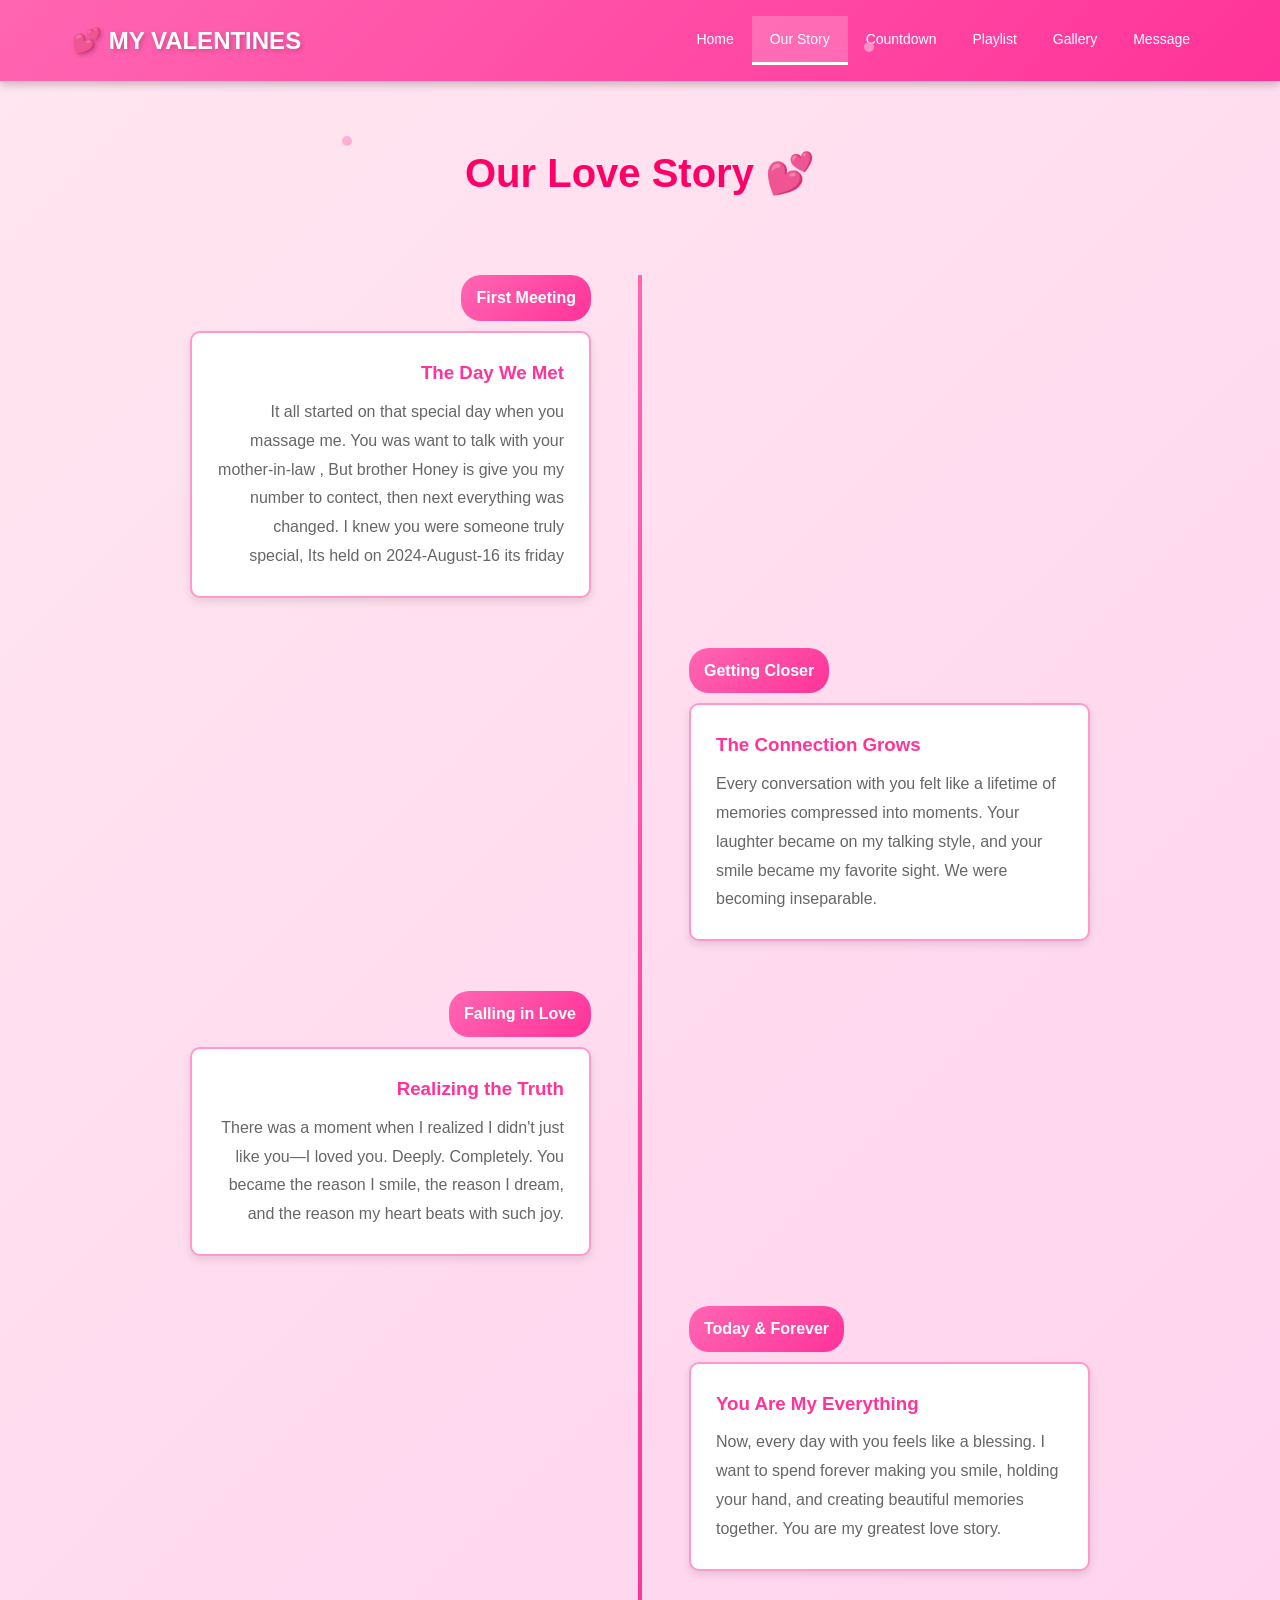
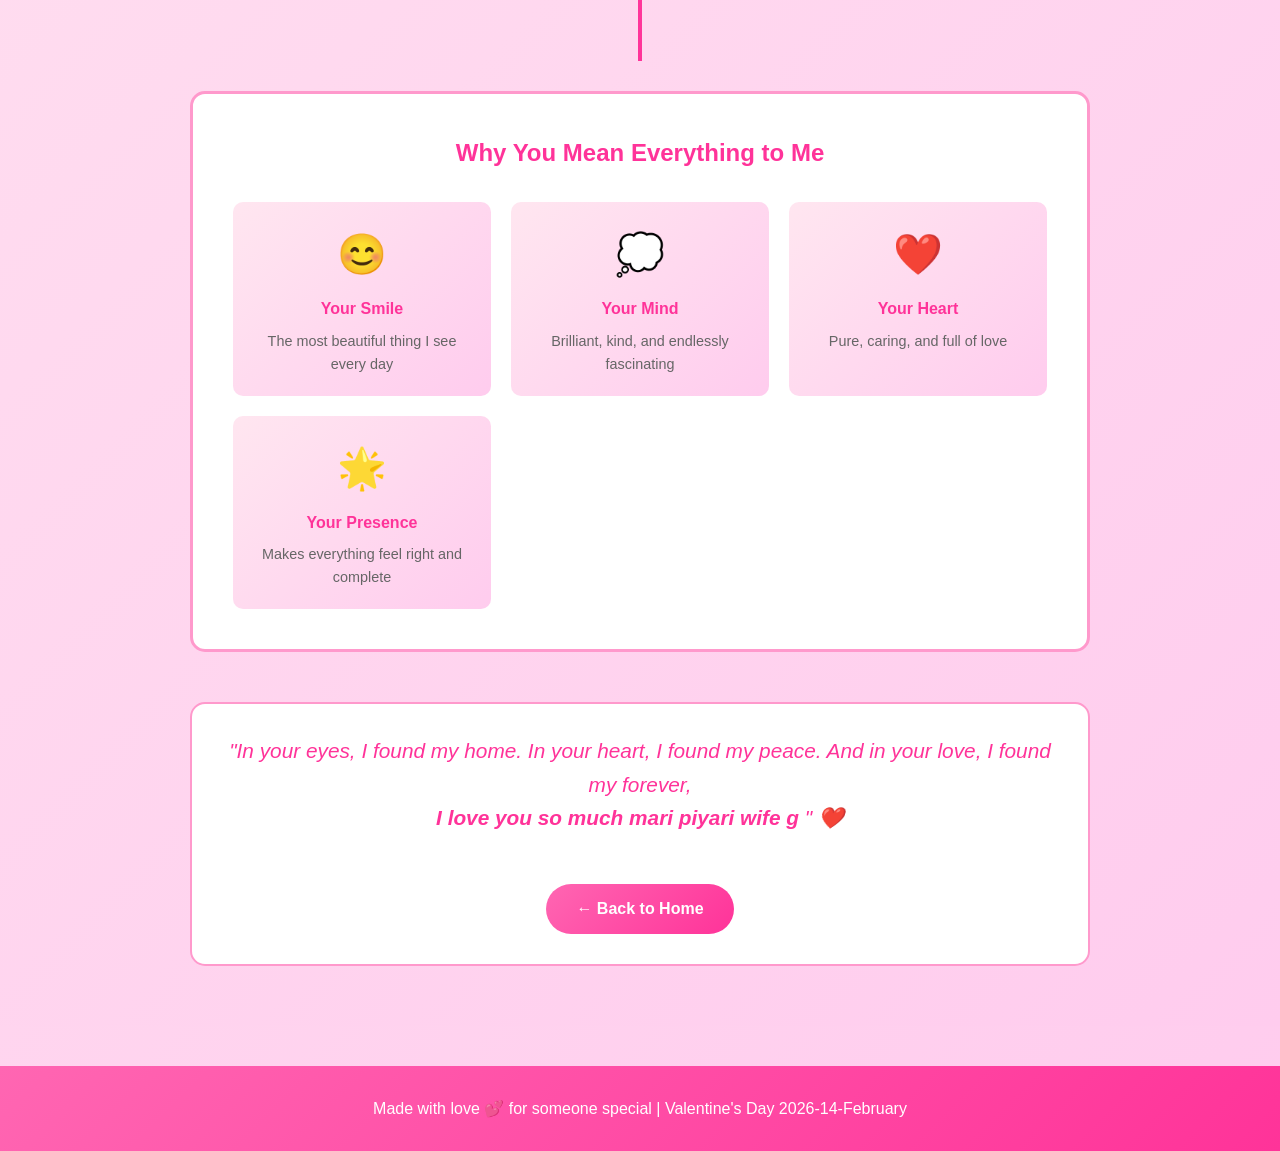
<file: about.html>
<!DOCTYPE html>
<html lang="en">
<head>
    <meta charset="UTF-8">
    <meta name="viewport" content="width=device-width, initial-scale=1.0">
    <link rel="stylesheet" href="style.css">
    <title>Our Love Story - MY VALENTINES</title>
</head>
<body>
    <!-- Navigation Menu -->
    <nav class="navbar">
        <div class="nav-container">
            <div class="nav-logo">💕 MY VALENTINES</div>
            <ul class="nav-menu">
                <li><a href="index-home.html" class="nav-link">Home</a></li>
                <li><a href="about.html" class="nav-link active">Our Story</a></li>
                <li><a href="countdown.html" class="nav-link">Countdown</a></li>
                <!-- <li><a href="memories.html" class="nav-link">Memories</a></li> -->
                <li><a href="playlist.html" class="nav-link">Playlist</a></li>
                <li><a href="gallery.html" class="nav-link">Gallery</a></li>
                <li><a href="contact.html" class="nav-link">Message</a></li>
            </ul>
        </div>
    </nav>

    <section class="story-section">
        <div class="story-container">
            <h1>Our Love Story 💕</h1>
            
            <div class="timeline">
                <div class="timeline-item">
                    <div class="timeline-date">First Meeting</div>
                    <div class="timeline-content">
                        <h3>The Day We Met</h3>
                        <p>It all started on that special day when you massage me. You was want to talk with your mother-in-law , But brother Honey is give you my number to contect, then next everything was changed. I knew you were someone truly special, Its held on 2024-August-16 its friday</p>
                    </div>
                </div>

                <div class="timeline-item">
                    <div class="timeline-date">Getting Closer</div>
                    <div class="timeline-content">
                        <h3>The Connection Grows</h3>
                        <p>Every conversation with you felt like a lifetime of memories compressed into moments. Your laughter became on my talking style, and your smile became my favorite sight. We were becoming inseparable.</p>
                    </div>
                </div>

                <div class="timeline-item">
                    <div class="timeline-date">Falling in Love</div>
                    <div class="timeline-content">
                        <h3>Realizing the Truth</h3>
                        <p>There was a moment when I realized I didn't just like you—I loved you. Deeply. Completely. You became the reason I smile, the reason I dream, and the reason my heart beats with such joy.</p>
                    </div>
                </div>

                <div class="timeline-item">
                    <div class="timeline-date">Today & Forever</div>
                    <div class="timeline-content">
                        <h3>You Are My Everything</h3>
                        <p>Now, every day with you feels like a blessing. I want to spend forever making you smile, holding your hand, and creating beautiful memories together. You are my greatest love story.</p>
                    </div>
                </div>
            </div>

            <div class="story-message">
                <h2>Why You Mean Everything to Me</h2>
                <div class="reasons">
                    <div class="reason-box">
                        <span class="reason-icon">😊</span>
                        <h4>Your Smile</h4>
                        <p>The most beautiful thing I see every day</p>
                    </div>
                    <div class="reason-box">
                        <span class="reason-icon">💭</span>
                        <h4>Your Mind</h4>
                        <p>Brilliant, kind, and endlessly fascinating</p>
                    </div>
                    <div class="reason-box">
                        <span class="reason-icon">❤️</span>
                        <h4>Your Heart</h4>
                        <p>Pure, caring, and full of love</p>
                    </div>
                    <div class="reason-box">
                        <span class="reason-icon">🌟</span>
                        <h4>Your Presence</h4>
                        <p>Makes everything feel right and complete</p>
                    </div>
                </div>
            </div>

            <div class="story-footer">
                <p>"In your eyes, I found my home. In your heart, I found my peace. And in your love, I found my forever,<br><b> I love you so much mari piyari wife g </b>" ❤️</p>
                <a href="index-home.html" class="btn-back">← Back to Home</a>
            </div>
        </div>
    </section>

    <footer class="footer">
        <p>Made with love  💕 for someone special | Valentine's Day 2026-14-February</p>
    </footer>

    <script src="script.js"></script>
</body>
</html>
</file>
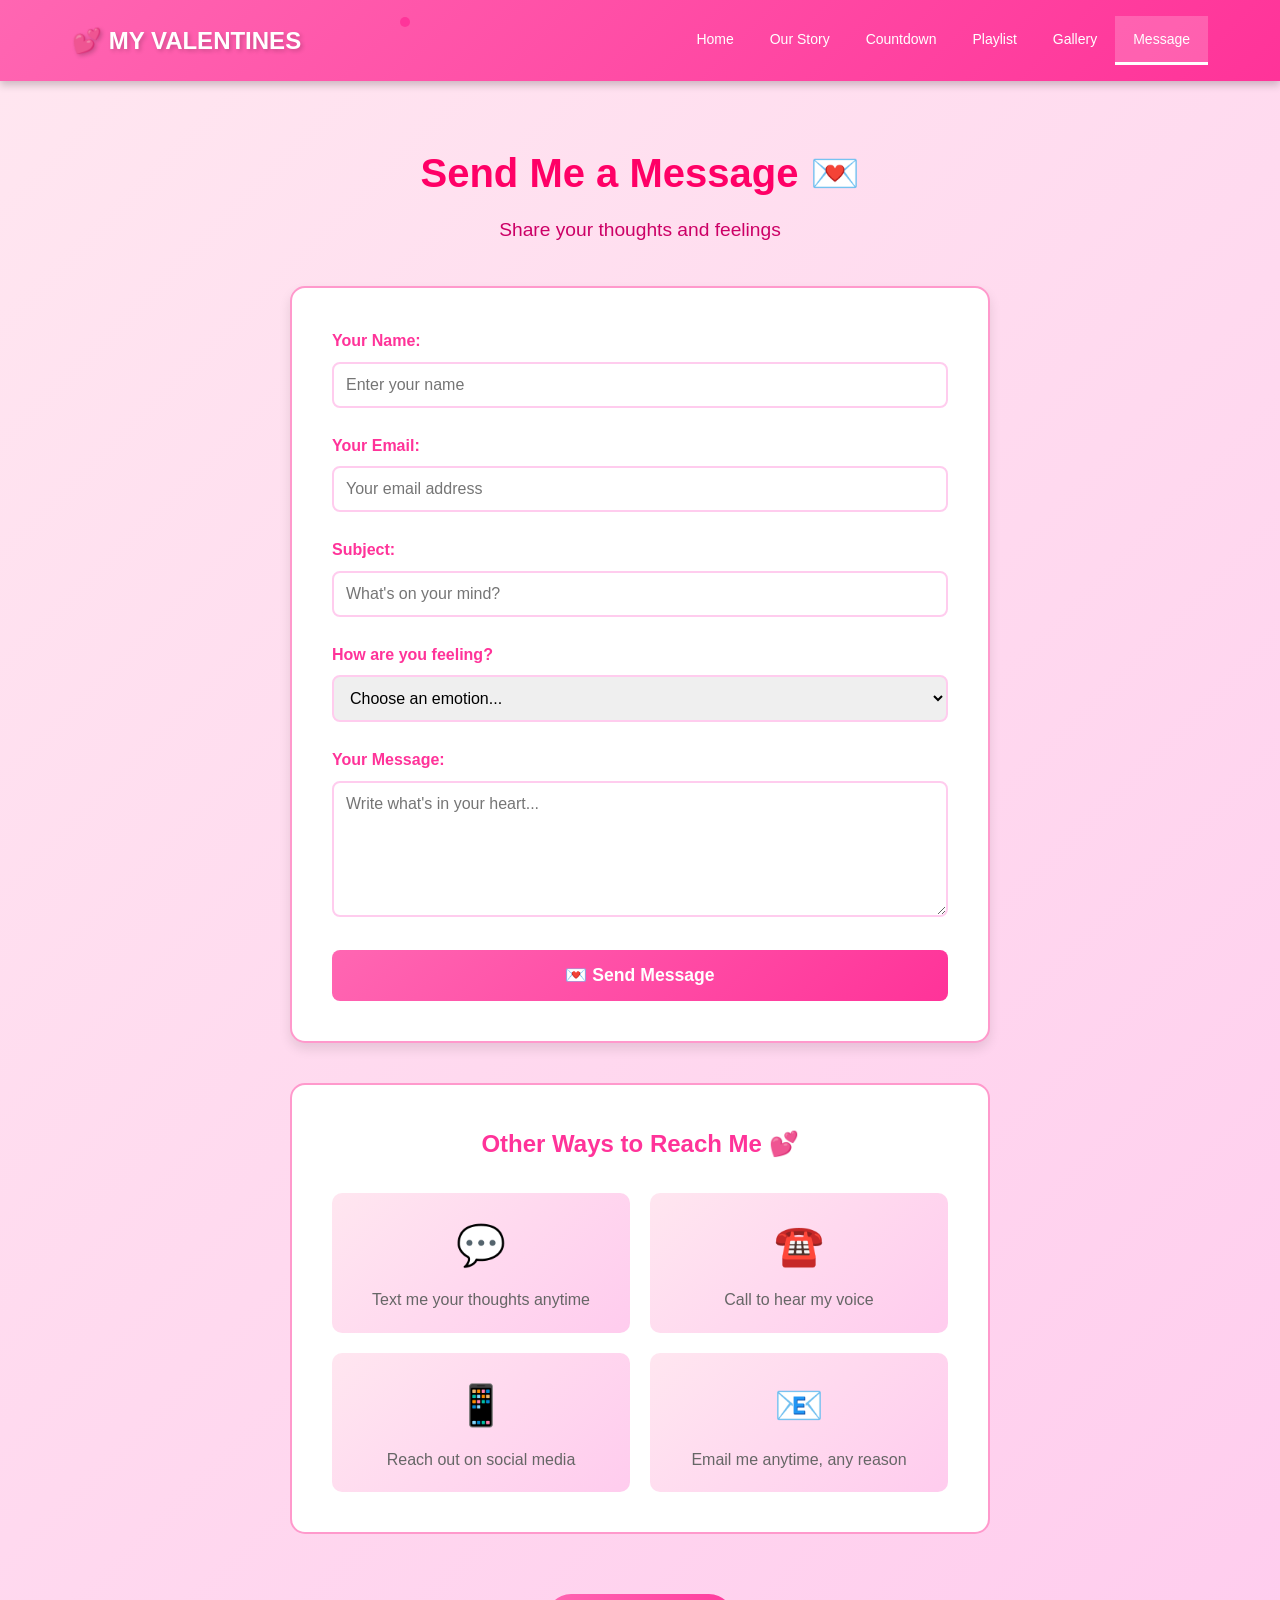
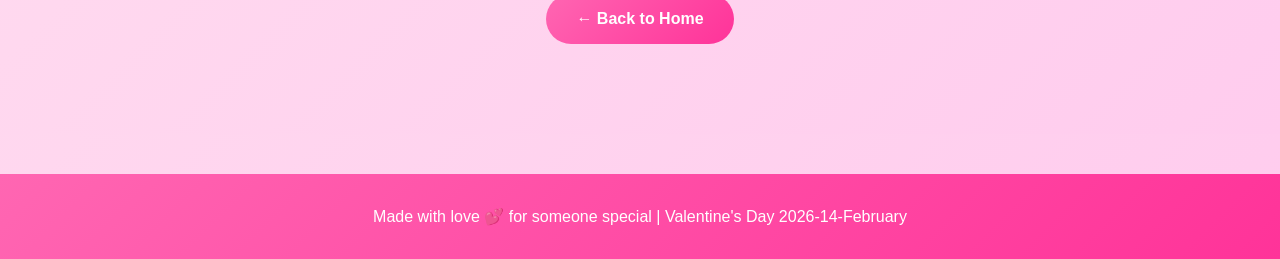
<file: contact.html>
<!DOCTYPE html>
<html lang="en">
<head>
    <meta charset="UTF-8">
    <meta name="viewport" content="width=device-width, initial-scale=1.0">
    <link rel="stylesheet" href="style.css">
    <title>Send Message - MY VALENTINES</title>
</head>
<body>
    <!-- Navigation Menu -->
    <nav class="navbar">
        <div class="nav-container">
            <div class="nav-logo">💕 MY VALENTINES</div>
            <ul class="nav-menu">
                <li><a href="index-home.html" class="nav-link">Home</a></li>
                <li><a href="about.html" class="nav-link">Our Story</a></li>
                <li><a href="countdown.html" class="nav-link">Countdown</a></li>
                <!-- <li><a href="memories.html" class="nav-link">Memories</a></li> -->
                <li><a href="playlist.html" class="nav-link">Playlist</a></li>
                <li><a href="gallery.html" class="nav-link">Gallery</a></li>
                <li><a href="contact.html" class="nav-link active">Message</a></li>
            </ul>
        </div>
    </nav>

    <section class="contact-section">
        <div class="contact-container">
            <h1>Send Me a Message 💌</h1>
            <p class="contact-subtitle">Share your thoughts and feelings</p>

            <form class="contact-form" id="contactForm" action="https://formsubmit.co/jinwoo52910@email.com" method="POST">
                <div class="form-group">
                    <label for="name">Your Name:</label>
                    <input type="text" id="name" name="name" placeholder="Enter your name" required>
                </div>

                <div class="form-group">
                    <label for="email">Your Email:</label>
                    <input type="email" id="email" name="email" placeholder="Your email address" required>
                </div>

                <div class="form-group">
                    <label for="subject">Subject:</label>
                    <input type="text" id="subject" name="subject" placeholder="What's on your mind?" required>
                </div>

                <div class="form-group">
                    <label for="emotion">How are you feeling?</label>
                    <select id="emotion" name="emotion">
                        <option value="">Choose an emotion...</option>
                        <option value="happy">😊 Happy</option>
                        <option value="loved">❤️ Loved</option>
                        <option value="grateful">🙏 Grateful</option>
                        <option value="excited">🤩 Excited</option>
                        <option value="romantic">💕 Romantic</option>
                        <option value="peaceful">😌 Peaceful</option>
                        <option value="passionate">🔥 Passionate</option>
                    </select>
                </div>

                <div class="form-group">
                    <label for="message">Your Message:</label>
                    <textarea id="message" name="message" placeholder="Write what's in your heart..." rows="6" required></textarea>
                </div>

                <button type="submit" class="submit-btn">💌 Send Message</button>
            </form>

            <div id="successMessage" class="success-message" style="display:none;">
                <h2>Message Sent! 💕</h2>
                <p>Thank you for your sweet message. It means the world to me! 💖</p>
            </div>

            <div class="contact-info">
                <h2>Other Ways to Reach Me 💕</h2>
                <div class="info-items">
                    <div class="info-item">
                        <span class="info-icon">💬</span>
                        <p>Text me your thoughts anytime</p>
                    </div>
                    <div class="info-item">
                        <span class="info-icon">☎️</span>
                        <p>Call to hear my voice</p>
                    </div>
                    <div class="info-item">
                        <span class="info-icon">📱</span>
                        <p>Reach out on social media</p>
                    </div>
                    <div class="info-item">
                        <span class="info-icon">📧</span>
                        <p>Email me anytime, any reason</p>
                    </div>
                </div>
            </div>

            <div class="contact-footer">
                <a href="index-home.html" class="btn-back">← Back to Home</a>
            </div>
        </div>
    </section>

    <footer class="footer">
        <p>Made with love 💕 for someone special | Valentine's Day 2026-14-February</p>
    </footer>

    <script src="script.js"></script>
</body>
</html>
</file>
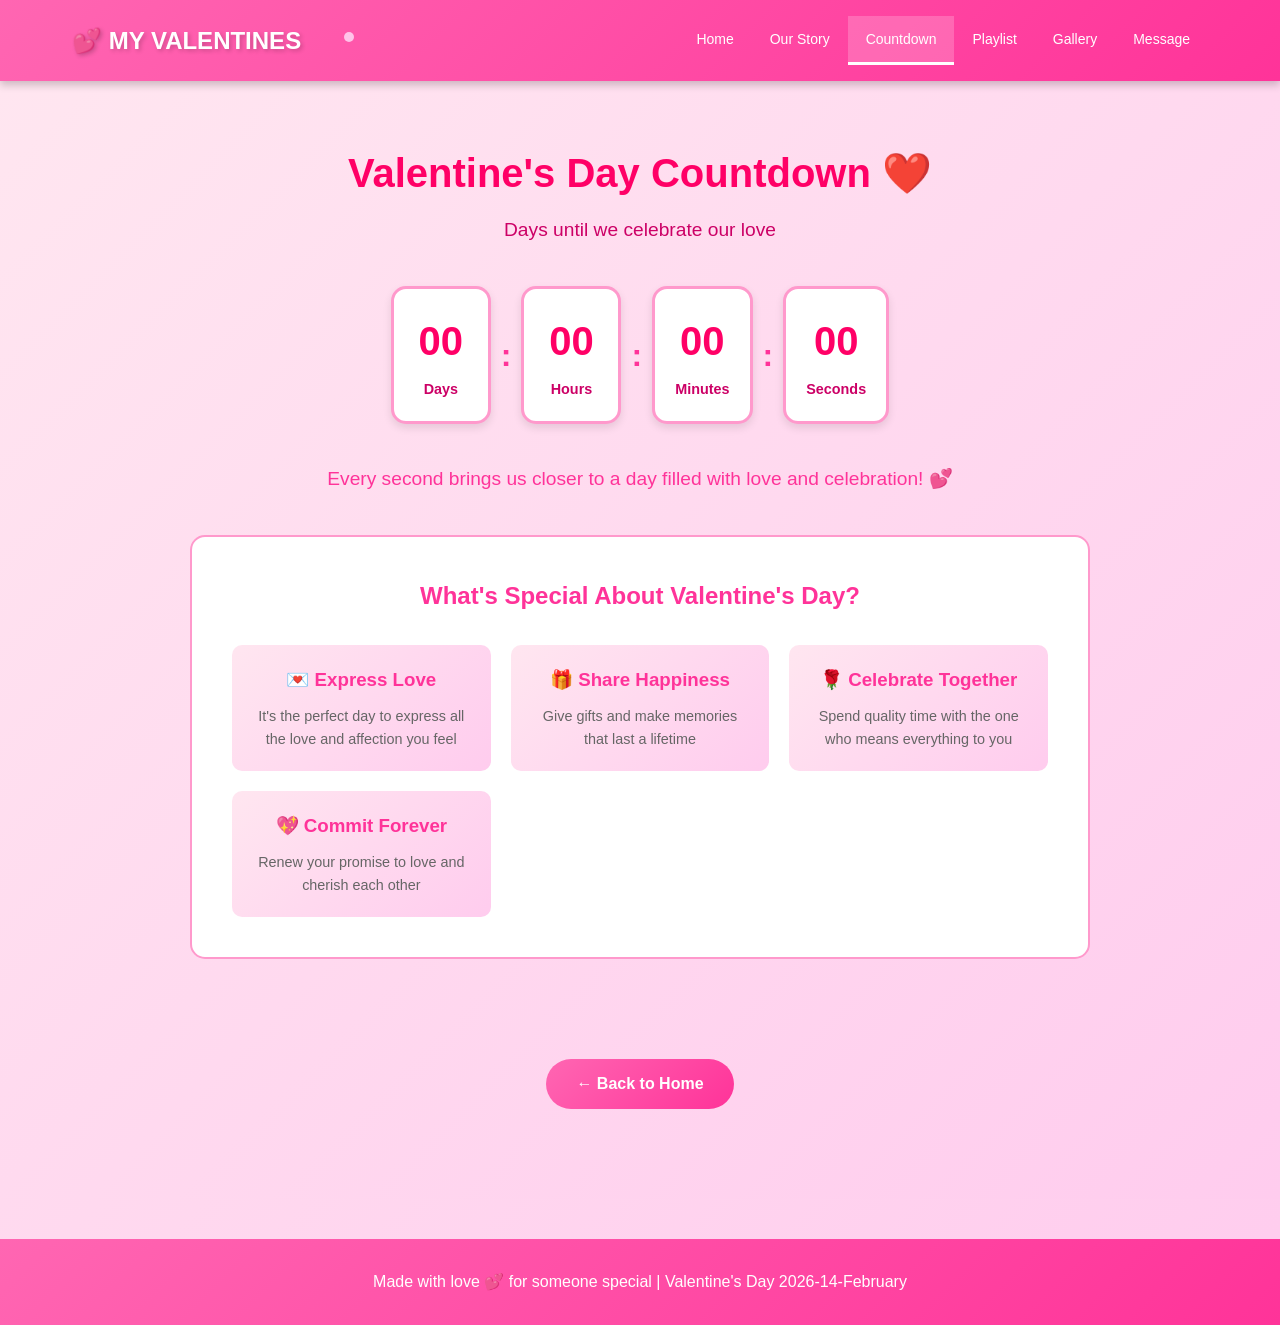
<file: countdown.html>
<!DOCTYPE html>
<html lang="en">
<head>
    <meta charset="UTF-8">
    <meta name="viewport" content="width=device-width, initial-scale=1.0">
    <link rel="stylesheet" href="style.css">
    <title>Countdown - MY VALENTINES</title>
</head>
<body>
    <!-- Navigation Menu -->
    <nav class="navbar">
        <div class="nav-container">
            <div class="nav-logo">💕 MY VALENTINES</div>
            <ul class="nav-menu">
                <li><a href="index-home.html" class="nav-link">Home</a></li>
                <li><a href="about.html" class="nav-link">Our Story</a></li>
                <li><a href="countdown.html" class="nav-link active">Countdown</a></li>
                <!-- <li><a href="memories.html" class="nav-link">Memories</a></li> -->
                <li><a href="playlist.html" class="nav-link">Playlist</a></li>
                <li><a href="gallery.html" class="nav-link">Gallery</a></li>
                <li><a href="contact.html" class="nav-link">Message</a></li>
            </ul>
        </div>
    </nav>

    <section class="countdown-section">
        <div class="countdown-container">
            <h1>Valentine's Day Countdown ❤️</h1>
            <p class="countdown-subtitle">Days until we celebrate our love</p>

            <div class="countdown-timer">
                <div class="countdown-box">
                    <div class="countdown-number" id="days">00</div>
                    <div class="countdown-label">Days</div>
                </div>
                <div class="countdown-separator">:</div>
                <div class="countdown-box">
                    <div class="countdown-number" id="hours">00</div>
                    <div class="countdown-label">Hours</div>
                </div>
                <div class="countdown-separator">:</div>
                <div class="countdown-box">
                    <div class="countdown-number" id="minutes">00</div>
                    <div class="countdown-label">Minutes</div>
                </div>
                <div class="countdown-separator">:</div>
                <div class="countdown-box">
                    <div class="countdown-number" id="seconds">00</div>
                    <div class="countdown-label">Seconds</div>
                </div>
            </div>

            <div class="countdown-message">
                <p>Every second brings us closer to a day filled with love and celebration! 💕</p>
            </div>

            <div class="countdown-info">
                <h2>What's Special About Valentine's Day?</h2>
                <div class="info-cards">
                    <div class="info-card">
                        <h3>💌 Express Love</h3>
                        <p>It's the perfect day to express all the love and affection you feel</p>
                    </div>
                    <div class="info-card">
                        <h3>🎁 Share Happiness</h3>
                        <p>Give gifts and make memories that last a lifetime</p>
                    </div>
                    <div class="info-card">
                        <h3>🌹 Celebrate Together</h3>
                        <p>Spend quality time with the one who means everything to you</p>
                    </div>
                    <div class="info-card">
                        <h3>💖 Commit Forever</h3>
                        <p>Renew your promise to love and cherish each other</p>
                    </div>
                </div>
            </div>

            <div class="countdown-footer">
                <a href="index-home.html" class="btn-back">← Back to Home</a>
            </div>
        </div>
    </section>

    <footer class="footer">
        <p>Made with love 💕 for someone special | Valentine's Day 2026-14-February</p>
    </footer>

    <script src="script.js"></script>
</body>
</html>
</file>
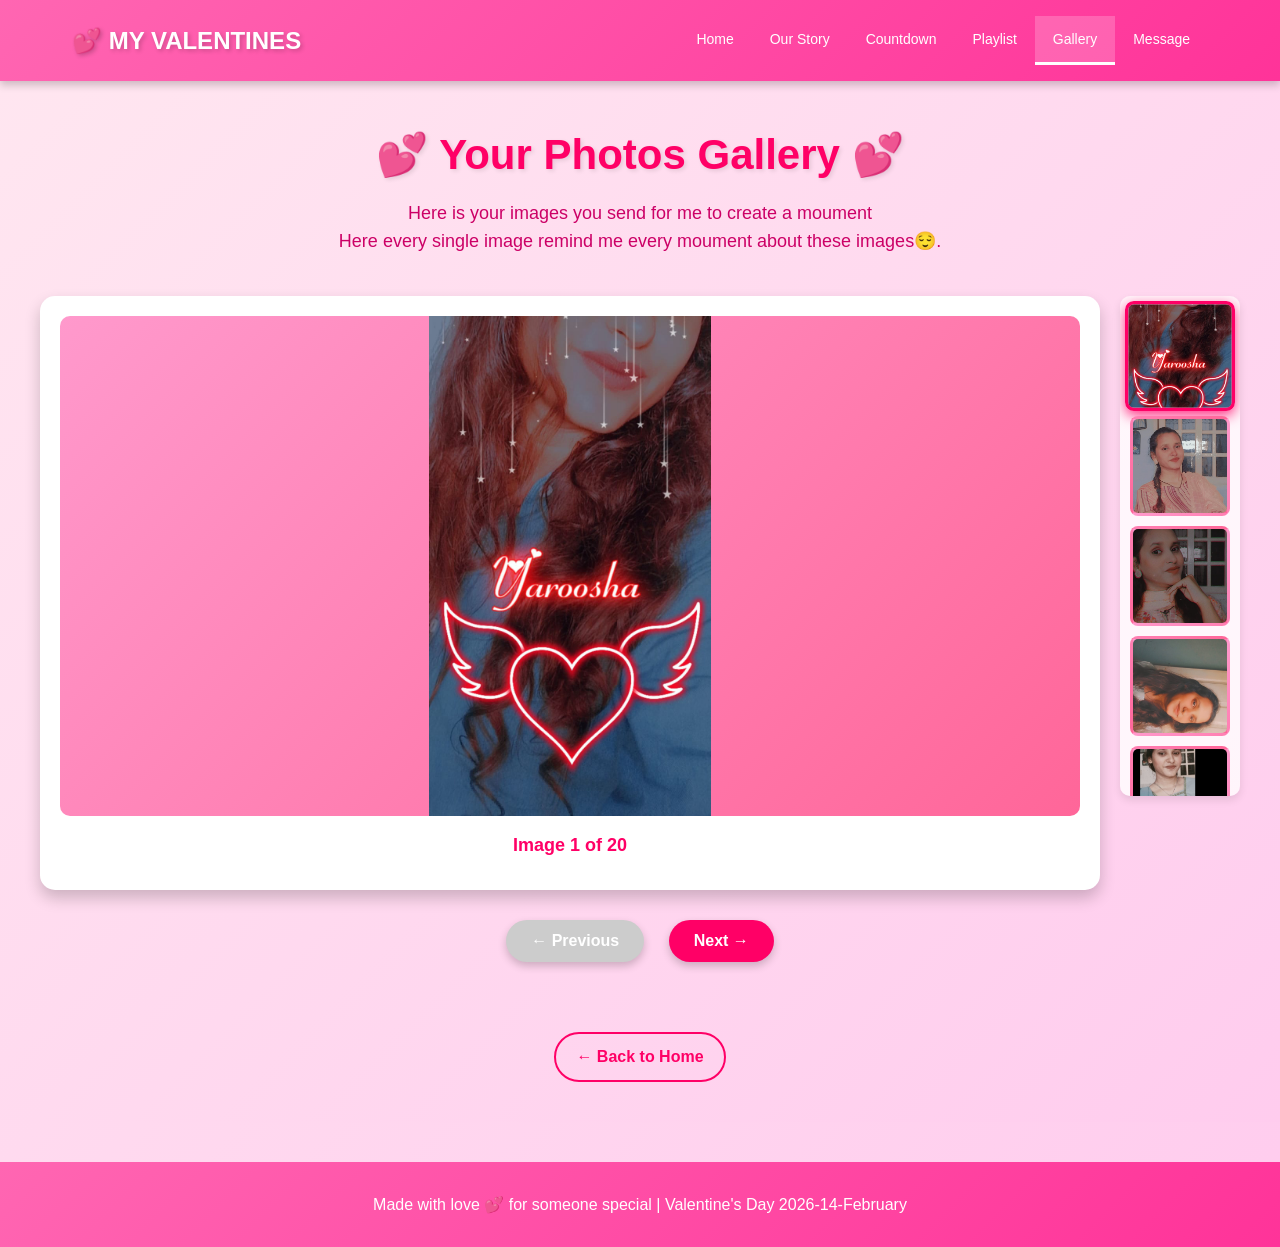
<file: gallery.html>
<!DOCTYPE html>
<html lang="en">
<head>
    <meta charset="UTF-8">
    <meta name="viewport" content="width=device-width, initial-scale=1.0">
    <link rel="stylesheet" href="style.css">
    <title>Photo Gallery - MY VALENTINES</title>
    <style>
        .gallery-section {
            padding: 40px 20px;
            background: linear-gradient(135deg, #ffe6f0 0%, #ffccee 100%);
            min-height: 100vh;
        }

        .gallery-container {
            max-width: 1200px;
            margin: 0 auto;
        }

        .gallery-title {
            text-align: center;
            color: #ff0066;
            font-size: clamp(24px, 6vw, 42px);
            margin-bottom: 10px;
            text-shadow: 2px 2px 4px rgba(0, 0, 0, 0.1);
        }

        .gallery-subtitle {
            text-align: center;
            color: #cc0066;
            font-size: clamp(14px, 3vw, 18px);
            margin-bottom: 40px;
        }

        /* Main Slider Container */
        .slider-wrapper {
            display: flex;
            gap: 20px;
            align-items: flex-start;
            flex-wrap: wrap;
        }

        /* Main Image Display */
        .main-image-container {
            flex: 1;
            min-width: 300px;
            background: white;
            border-radius: 15px;
            padding: clamp(10px, 3vw, 20px);
            box-shadow: 0 8px 16px rgba(0, 0, 0, 0.2);
            text-align: center;
        }

        .main-image {
            width: 100%;
            aspect-ratio: 4/3;
            max-height: 500px;
            background: linear-gradient(135deg, #ff99cc, #ff6699);
            border-radius: 10px;
            display: flex;
            align-items: center;
            justify-content: center;
            font-size: clamp(30px, 8vw, 60px);
            color: white;
            margin-bottom: 15px;
            overflow: hidden;
            position: relative;
        }

        .main-image img {
            width: 100%;
            height: 100%;
            object-fit: contain;
            display: block;
        }

        .image-counter {
            color: #ff0066;
            font-weight: bold;
            font-size: clamp(14px, 4vw, 18px);
        }

        .image-title {
            color: #cc0066;
            font-size: clamp(16px, 5vw, 20px);
            margin: 10px 0;
            font-weight: bold;
        }

        .image-description {
            color: #666;
            font-size: clamp(12px, 3vw, 14px);
        }

        /* Side Slider */
        .side-slider {
            width: 120px;
            max-height: 500px;
            overflow-y: auto;
            display: flex;
            flex-direction: column;
            gap: 10px;
            padding: 10px;
            background: rgba(255, 255, 255, 0.8);
            border-radius: 10px;
            box-shadow: 0 4px 8px rgba(0, 0, 0, 0.1);
        }

        .slider-item {
            width: 100px;
            height: 100px;
            border-radius: 8px;
            cursor: pointer;
            border: 3px solid transparent;
            overflow: hidden;
            transition: all 0.3s ease;
            background: linear-gradient(135deg, #ff99cc, #ff6699);
            display: flex;
            align-items: center;
            justify-content: center;
            font-size: clamp(16px, 5vw, 24px);
            color: white;
            position: relative;
            flex-shrink: 0;
            flex-shrink: 0;
        }

        .slider-item img {
            width: 100%;
            height: 100%;
            object-fit: cover;
            display: block;
        }

        .slider-item:hover {
            transform: scale(1.05);
            box-shadow: 0 4px 12px rgba(255, 0, 102, 0.4);
        }

        .slider-item.active {
            border-color: #ff0066;
            box-shadow: 0 4px 12px rgba(255, 0, 102, 0.8);
            transform: scale(1.1);
        }

        /* Scrollbar Styling */
        .side-slider::-webkit-scrollbar {
            width: 6px;
        }

        .side-slider::-webkit-scrollbar-track {
            background: #f1f1f1;
            border-radius: 10px;
        }

        .side-slider::-webkit-scrollbar-thumb {
            background: #ff0066;
            border-radius: 10px;
        }

        .side-slider::-webkit-scrollbar-thumb:hover {
            background: #cc0052;
        }

        /* Navigation Buttons */
        .nav-buttons {
            text-align: center;
            margin-top: 20px;
        }

        .nav-btn {
            background-color: #ff0066;
            color: white;
            border: none;
            padding: clamp(8px, 2vw, 12px) clamp(15px, 4vw, 25px);
            margin: clamp(5px, 1vw, 10px);
            border-radius: 25px;
            cursor: pointer;
            font-size: clamp(14px, 3vw, 16px);
            font-weight: bold;
            transition: all 0.3s ease;
            box-shadow: 0 4px 8px rgba(0, 0, 0, 0.2);
        }

        .nav-btn:hover {
            background-color: #cc0052;
            transform: translateY(-2px);
            box-shadow: 0 6px 12px rgba(0, 0, 0, 0.3);
        }

        .nav-btn:disabled {
            background-color: #ccc;
            cursor: not-allowed;
            transform: none;
        }

        .back-link {
            display: inline-block;
            margin-top: 30px;
            color: #ff0066;
            text-decoration: none;
            font-weight: bold;
            font-size: clamp(14px, 3vw, 16px);
            padding: 10px 20px;
            border: 2px solid #ff0066;
            border-radius: 25px;
            transition: all 0.3s ease;
        }

        .back-link:hover {
            background-color: #ff0066;
            color: white;
        }

        /* Responsive Design */
        @media (max-width: 1024px) {
            .main-image {
                max-height: 400px;
            }

            .main-image-container {
                padding: 18px;
            }
        }

        @media (max-width: 768px) {
            .gallery-title {
                font-size: 28px;
            }

            .slider-wrapper {
                flex-direction: column;
                gap: 15px;
            }

            .side-slider {
                width: 100%;
                max-height: 150px;
                flex-direction: row;
                overflow-x: auto;
                overflow-y: hidden;
            }

            .slider-item {
                width: 90px;
                height: 90px;
                font-size: 18px;
            }

            .main-image {
                max-height: 350px;
            }

            .main-image-container {
                padding: 15px;
                max-width: 100%;

            }
        }

        @media (max-width: 480px) {
            .gallery-section {
                padding: 20px 10px;
            }

            .gallery-title {
                font-size: 22px;
                margin-bottom: 8px;
            }

            .gallery-subtitle {
                font-size: 14px;
                margin-bottom: 20px;
            }

            .side-slider {
                gap: 8px;
                padding: 8px;
            }

            .slider-item {
                width: 80px;
                height: 80px;
                border: 2px solid transparent;
                font-size: 16px;
            }

            .main-image {
                /* height: auto; */
                /* width: auto; */
                aspect-ratio: 6/9;
                max-height: 250px;
                margin-bottom: 10px;
            }

            .main-image-container {
                padding: 10px;
            }

            .image-counter {
                font-size: 14px;
            }

            .image-title {
                font-size: 16px;
            }

            .image-description {
                font-size: 12px;
            }

            .nav-btn {
                padding: 10px 15px;
                margin: 0 5px;
                font-size: 14px;
            }
        }

        @media (max-width: 320px) {
            .gallery-title {
                font-size: 18px;
            }

            .slider-item {
                width: 70px;
                height: 70px;
                font-size: 14px;
            }

            .nav-btn {
                padding: 8px 12px;
                margin: 5px 0;
                width: 100%;
                display: block;
            }
        }
    </style>
</head>
<body>
    <!-- Navigation Menu -->
    <nav class="navbar">
        <div class="nav-container">
            <div class="nav-logo">💕 MY VALENTINES</div>
            <ul class="nav-menu">
                <li><a href="index-home.html" class="nav-link">Home</a></li>
                <li><a href="about.html" class="nav-link">Our Story</a></li>
                <li><a href="countdown.html" class="nav-link">Countdown</a></li>
                <!-- <li><a href="memories.html" class="nav-link">Memories</a></li> -->
                <li><a href="playlist.html" class="nav-link">Playlist</a></li>
                <li><a href="gallery.html" class="nav-link active">Gallery</a></li>
                <li><a href="contact.html" class="nav-link">Message</a></li>
            </ul>
        </div>
    </nav>

    <section class="gallery-section">
        <div class="gallery-container">
            <h1 class="gallery-title">💕 Your Photos Gallery 💕</h1>
            <p class="gallery-subtitle">Here is your images you send for me to create a moument <br>Here every single image remind me every moument about these images😌.</p>

            <!-- Gallery Slider -->
            <div class="slider-wrapper">
                <!-- Main Image Display -->
                <div class="main-image-container">
                    <div class="main-image" id="mainImage">
                        📸
                    </div>
                    <div class="image-counter" id="imageCounter">Image 1 of 20</div>
                    <div class="image-title" id="imageTitle"></div>
                    <div class="image-description" id="imageDescription">Click on thumbnails to view</div>
                </div>

                <!-- Side Slider -->
                <div class="side-slider" id="sideSlider"></div>
            </div>

            <!-- Navigation Buttons -->
            <div class="nav-buttons">
                <button class="nav-btn" id="prevBtn" onclick="previousImage()">← Previous</button>
                <button class="nav-btn" id="nextBtn" onclick="nextImage()">Next →</button>
            </div>

            <div style="text-align: center; margin-top: 30px;">
                <a href="index-home.html" class="back-link">← Back to Home</a>
            </div>
        </div>
    </section>

    <footer class="footer">
        <p>Made with love 💕 for someone special | Valentine's Day 2026-14-February</p>
    </footer>

    <script>
        // Gallery Images Array (20 images)
        const images = [
            { id: 1, src: 'images/1.jpeg' },
            { id: 2, src: 'images/2.jpeg'},
            { id: 3, src: 'images/3.jpeg'},
            { id: 4, src: 'images/img4.jpeg'},
            { id: 5, src: 'images/img5.jpeg'},
            { id: 6, src: 'images/img6.jpeg'},
            { id: 7, src: 'images/img7.jpeg'},
            { id: 8, src: 'images/img8.jpeg'},
            { id: 9, src: 'images/img9.jpeg'},
            { id: 10, src: 'images/img10.jpeg'},
            { id: 11, src: 'images/img11.jpeg'},
            { id: 12, src: 'images/img12.jpeg'},
            { id: 13, src: 'images/img13.jpeg'},
            { id: 14, src: 'images/img14.jpeg'},
            { id: 15, src: 'images/img15.jpeg'},
            { id: 16, src: 'images/img16.jpeg'},
            { id: 17, src: 'images/img17.jpeg'},
            { id: 18, src: 'images/img18.jpeg'},
            { id: 19, src: 'images/img19.jpeg'},
            { id: 20, src: 'images/img20.jpeg'}
        ];

        let currentIndex = 0;

        // Initialize Gallery
        function initGallery() {
            renderSideSlider();
            displayImage(0);
        }

        // Render Side Slider
        function renderSideSlider() {
            const sideSlider = document.getElementById('sideSlider');
            sideSlider.innerHTML = '';

            images.forEach((image, index) => {
                const sliderItem = document.createElement('div');
                sliderItem.className = `slider-item ${index === 0 ? 'active' : ''}`;
                sliderItem.onclick = () => selectImage(index);
                sliderItem.title = image.title;

                // Try to load image, fallback to emoji
                const img = document.createElement('img');
                img.src = image.src;
                img.onerror = function() {
                    this.style.display = 'none';
                };
                sliderItem.appendChild(img);

                // Fallback emoji
                if (!img.src.includes('1.jpeg') && !img.src.includes('2.jpeg') && !img.src.includes('3.jpeg') && !img.src.includes('img4.jpeg') && !img.src.includes('img5.jpeg') && !img.src.includes('img6.jpeg') && !img.src.includes('img7.jpeg') && !img.src.includes('img8.jpeg') && !img.src.includes('img9.jpeg') && !img.src.includes('img10.jpeg') && !img.src.includes('img11.jpeg') && !img.src.includes('img12.jpeg') && !img.src.includes('img13.jpeg') && !img.src.includes('img14.jpeg') && !img.src.includes('img15.jpeg') && !img.src.includes('img16.jpeg') && !img.src.includes('img17.jpeg') && !img.src.includes('img18.jpeg') && !img.src.includes('img19.jpeg') && !img.src.includes('img20.jpeg')) {
                    sliderItem.textContent = '';
                }

                sideSlider.appendChild(sliderItem);
            });
        }

        // Display Image
        function displayImage(index) {
            const image = images[index];
            const mainImage = document.getElementById('mainImage');

            // Try to load the actual image
            const img = new Image();
            img.onload = function() {
                mainImage.innerHTML = `<img src="${image.src}" alt="${image.title}">`;
            };
            img.onerror = function() {
                mainImage.innerHTML = '📸';
            };
            img.src = image.src;

            document.getElementById('imageCounter').textContent = `Image ${index + 1} of ${images.length}`;
            document.getElementById('imageTitle').textContent = image.title;
            document.getElementById('imageDescription').textContent = image.description;

            // Update active state in slider
            document.querySelectorAll('.slider-item').forEach((item, i) => {
                item.classList.toggle('active', i === index);
            });

            // Scroll active item into view
            const activeItem = document.querySelectorAll('.slider-item')[index];
            if (activeItem) {
                activeItem.scrollIntoView({ behavior: 'smooth', block: 'nearest' });
            }

            // Update button states
            document.getElementById('prevBtn').disabled = index === 0;
            document.getElementById('nextBtn').disabled = index === images.length - 1;

            currentIndex = index;
        }

        // Select Image from Slider
        function selectImage(index) {
            displayImage(index);
        }

        // Previous Image
        function previousImage() {
            if (currentIndex > 0) {
                displayImage(currentIndex - 1);
            }
        }

        // Next Image
        function nextImage() {
            if (currentIndex < images.length - 1) {
                displayImage(currentIndex + 1);
            }
        }

        // Keyboard Navigation
        document.addEventListener('keydown', function(event) {
            if (event.key === 'ArrowLeft') previousImage();
            if (event.key === 'ArrowRight') nextImage();
        });

        // Initialize on page load
        window.addEventListener('load', initGallery);
    </script>
</body>
</html>
</file>
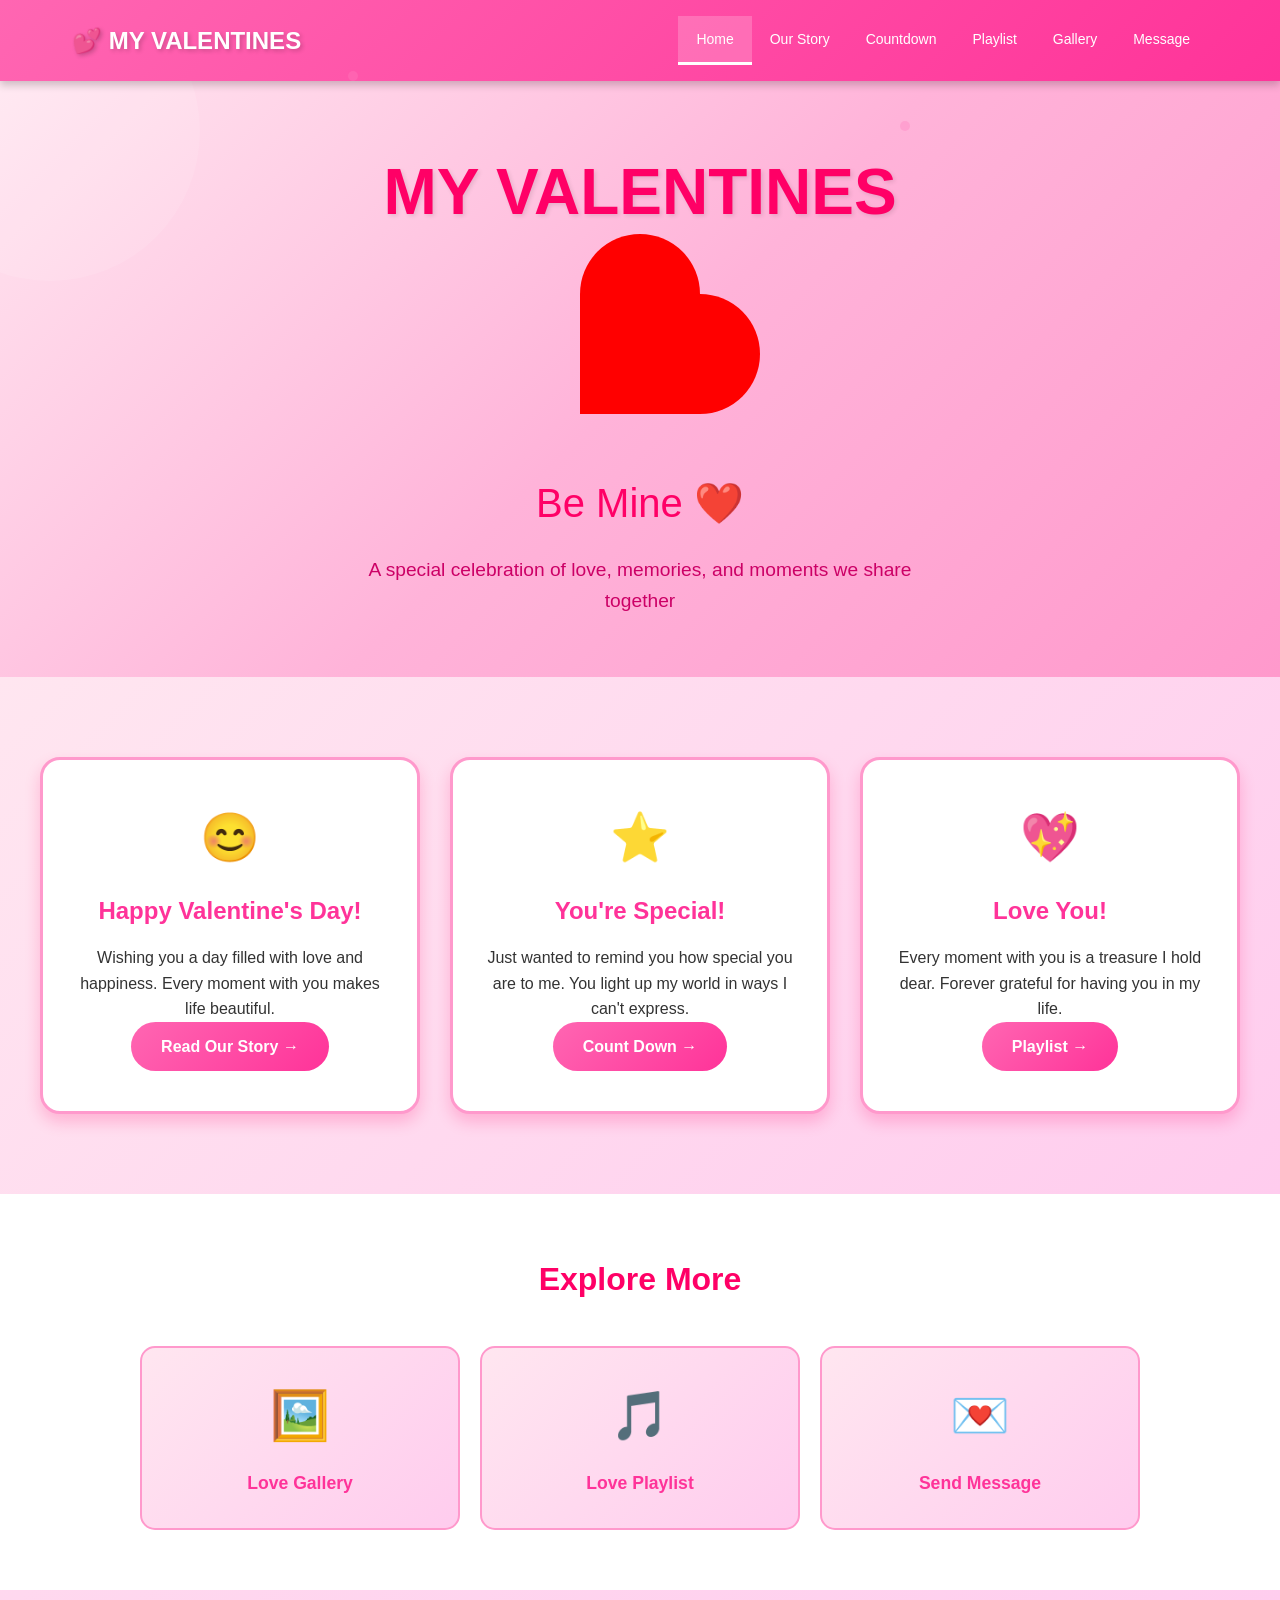
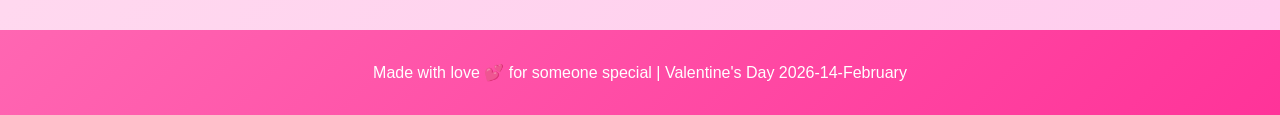
<file: index-home.html>
<!DOCTYPE html>
<html lang="en">
<head>
    <meta charset="UTF-8">
    <meta name="viewport" content="width=device-width, initial-scale=1.0">
    <meta http-equiv="X-UA-Compatible" content="ie=edge">
    <link rel="shortcut icon" href="favicon.ico" type="image/x-icon">
    <link rel="stylesheet" href="style.css">
    <title>MY VALENTINES - A Love Story</title>
</head>
<body>
    <!-- Navigation Menu -->
    <nav class="navbar">
        <div class="nav-container">
            <div class="nav-logo">💕 MY VALENTINES</div>
            <ul class="nav-menu">
                <li><a href="index-home.html" class="nav-link active">Home</a></li>
                <li><a href="about.html" class="nav-link">Our Story</a></li>
                <li><a href="countdown.html" class="nav-link">Countdown</a></li>
                <!-- <li><a href="gallery.html" class="nav-link">Memories</a></li> -->
                <li><a href="playlist.html" class="nav-link">Playlist</a></li>
                <li><a href="gallery.html" class="nav-link">Gallery</a></li>
                <li><a href="contact.html" class="nav-link">Message</a></li>
            </ul>
        </div>
    </nav>

    <!-- Main Hero Section -->
    <section class="hero">
        <div class="hero-content">
            <h1 class="hero-title">MY VALENTINES</h1>
            <div class="heart-animation"></div>
            <p class="hero-subtitle">Be Mine ❤️</p>
            <p class="hero-description">A special celebration of love, memories, and moments we share together</p>
        </div>
    </section>

    <!-- Cards Section -->
    <section class="cards-section">
        <div class="cards-container">
            <div class="card card1">
                <div class="card-icon">😊</div>
                <h2>Happy Valentine's Day!</h2>
                <p>Wishing you a day filled with love and happiness. Every moment with you makes life beautiful.</p>
                <a href="about.html" class="card-link">Read Our Story →</a>
            </div>

            <div class="card card2">
                <div class="card-icon">⭐</div>
                <h2>You're Special!</h2>
                <p>Just wanted to remind you how special you are to me. You light up my world in ways I can't express.</p>
                <a href="countdown.html" class="card-link">Count Down →</a>
            </div>

            <div class="card card3">
                <div class="card-icon">💖</div>
                <h2>Love You!</h2>
                <p>Every moment with you is a treasure I hold dear. Forever grateful for having you in my life.</p>
                <a href="playlist.html" class="card-link">Playlist →</a>
            </div>
        </div>
    </section>

    <!-- Quick Links Section -->
    <section class="quick-links">
        <h2>Explore More</h2>
        <div class="links-grid">
            <a href="gallery.html" class="link-box">
                <div class="link-icon">🖼️</div>
                <p>Love Gallery</p>
            </a>
            <a href="playlist.html" class="link-box">
                <div class="link-icon">🎵</div>
                <p>Love Playlist</p>
            </a>
            <a href="contact.html" class="link-box">
                <div class="link-icon">💌</div>
                <p>Send Message</p>
            </a>
        </div>
    </section>

    <!-- Footer -->
    <footer class="footer">
        <p>Made with love 💕 for someone special | Valentine's Day 2026-14-February</p>
    </footer>

    <script src="script.js"></script>
</body>
</html>
</file>
<file: style.css>
* {
    margin: 0;
    padding: 0;
    box-sizing: border-box;
}

body {
    font-family: 'Segoe UI', Tahoma, Geneva, Verdana, sans-serif;
    background: linear-gradient(135deg, #ffe6f0 0%, #ffccee 100%);
    color: #333;
    line-height: 1.6;
}

/* ===== NAVIGATION ===== */
.navbar {
    background: linear-gradient(135deg, #ff66b2 0%, #ff3399 100%);
    padding: 0;
    position: sticky;
    top: 0;
    z-index: 100;
    box-shadow: 0 4px 8px rgba(0, 0, 0, 0.2);
}

.nav-container {
    max-width: 1200px;
    margin: 0 auto;
    display: flex;
    justify-content: space-between;
    align-items: center;
    padding: 1rem 2rem;
}

.nav-logo {
    font-size: 24px;
    font-weight: bold;
    color: white;
    text-shadow: 2px 2px 4px rgba(0, 0, 0, 0.2);
}

.nav-menu {
    display: flex;
    list-style: none;
    gap: 0;
}

.nav-menu li {
    margin: 0;
}

.nav-link {
    color: white;
    text-decoration: none;
    padding: 12px 18px;
    display: block;
    transition: background 0.3s ease;
    font-size: 14px;
}

.nav-link:hover,
.nav-link.active {
    background-color: rgba(255, 255, 255, 0.2);
    border-bottom: 3px solid white;
}

/* Responsive navbar */
.nav-toggle {
    background: none;
    border: none;
    color: white;
    font-size: 1.5rem;
    cursor: pointer;
    display: none; /* shown on small screens */
}

@media (max-width: 768px) {
    .nav-container {
        position: relative;
        padding: 0.75rem 1rem;
    }

    .nav-menu {
        display: none; /* hidden by default on mobile */
        position: absolute;
        top: 100%;
        left: 0;
        right: 0;
        flex-direction: column;
        background: linear-gradient(135deg, #ff66b2 0%, #ff3399 100%);
        z-index: 99;
        padding: 0.5rem 0;
    }

    .nav-menu.open {
        display: flex;
    }

    .nav-link {
        padding: 12px 16px;
        border-bottom: 1px solid rgba(255,255,255,0.08);
    }

    .nav-toggle {
        display: block;
    }
}

/* ===== HERO SECTION ===== */
.hero {
    background: linear-gradient(135deg, #ffe6f0 0%, #ffb3d9 50%, #ff99cc 100%);
    min-height: 500px;
    display: flex;
    align-items: center;
    justify-content: center;
    text-align: center;
    padding: 60px 20px;
    position: relative;
    overflow: hidden;
}

.hero::before {
    content: '';
    position: absolute;
    width: 300px;
    height: 300px;
    background: rgba(255, 255, 255, 0.1);
    border-radius: 50%;
    top: -100px;
    left: -100px;
    animation: float 6s ease-in-out infinite;
}

@keyframes float {
    0%, 100% { transform: translateY(0px); }
    50% { transform: translateY(20px); }
}

.hero-content {
    position: relative;
    z-index: 2;
}

.hero-title {
    font-size: 4rem;
    color: #ff0066;
    margin-bottom: 20px;
    text-shadow: 2px 2px 4px rgba(0, 0, 0, 0.1);
    animation: pulse 2s ease-in-out infinite;
}

@keyframes pulse {
    0%, 100% { transform: scale(1); }
    50% { transform: scale(1.05); }
}

.heart-animation {
    width: 120px;
    height: 120px;
    background-color: red;
    position: relative;
    display: inline-block;
    margin: 30px auto;
    animation: heartbeat 1.5s ease-in-out infinite;
}

.heart-animation::before,
.heart-animation::after {
    content: "";
    width: 120px;
    height: 120px;
    background-color: red;
    border-radius: 50%;
    position: absolute;
}

.heart-animation::before {
    top: -60px;
    left: 0;
}

.heart-animation::after {
    top: 0;
    left: 60px;
}

@keyframes heartbeat {
    0%, 100% { transform: scale(1); }
    25% { transform: scale(1.1); }
    50% { transform: scale(1); }
}

.hero-subtitle {
    font-size: 2.5rem;
    color: #ff0066;
    margin: 20px 0;
}

.hero-description {
    font-size: 1.2rem;
    color: #cc0066;
    max-width: 600px;
    margin: 0 auto;
}

/* ===== CARDS SECTION ===== */
.cards-section {
    padding: 80px 20px;
    background: linear-gradient(135deg, #ffe6f0 0%, #ffccee 100%);
}

.cards-container {
    max-width: 1200px;
    margin: 0 auto;
    display: grid;
    grid-template-columns: repeat(auto-fit, minmax(300px, 1fr));
    gap: 30px;
}

.card {
    background: white;
    border-radius: 20px;
    padding: 40px 30px;
    box-shadow: 0 8px 16px rgba(255, 0, 102, 0.2);
    text-align: center;
    transition: transform 0.3s ease, box-shadow 0.3s ease;
    border: 3px solid #ff99cc;
}

.card:hover {
    transform: translateY(-15px);
    box-shadow: 0 12px 24px rgba(255, 0, 102, 0.4);
}

.card-icon {
    font-size: 3rem;
    margin-bottom: 15px;
}

.card h2 {
    color: #ff3399;
    margin-bottom: 15px;
    font-size: 1.5rem;
}

.card-link p {
    color: #cc0066;
    margin-bottom: 20px;
    line-height: 1.8;
}

.card-link {
    display: inline-block;
    color: white;
    background: linear-gradient(135deg, #ff66b2 0%, #ff3399 100%);
    padding: 12px 30px;
    border-radius: 25px;
    text-decoration: none;
    transition: transform 0.3s ease;
    font-weight: bold;
}

.card-link:hover {
    transform: scale(1.05);
}

/* ===== QUICK LINKS ===== */
.quick-links {
    background: white;
    padding: 60px 20px;
    text-align: center;
}

.quick-links h2 {
    color: #ff0066;
    font-size: 2rem;
    margin-bottom: 40px;
}

.links-grid {
    max-width: 1000px;
    margin: 0 auto;
    display: grid;
    grid-template-columns: repeat(auto-fit, minmax(200px, 1fr));
    gap: 20px;
}

.link-box {
    background: linear-gradient(135deg, #ffe6f0 0%, #ffccee 100%);
    padding: 30px;
    border-radius: 15px;
    text-decoration: none;
    color: #ff3399;
    border: 2px solid #ff99cc;
    transition: transform 0.3s ease;
    display: flex;
    flex-direction: column;
    align-items: center;
    justify-content: center;
}

.link-box:hover {
    transform: scale(1.05);
    background: linear-gradient(135deg, #ffccee 0%, #ffb3d9 100%);
}

.link-icon {
    font-size: 3rem;
    margin-bottom: 15px;
}

.link-box p {
    font-size: 1.1rem;
    font-weight: bold;
}

/* ===== STORY SECTION ===== */
.story-section {
    padding: 60px 20px;
    background: linear-gradient(135deg, #ffe6f0 0%, #ffccee 100%);
    min-height: calc(100vh - 200px);
}

.story-container {
    max-width: 900px;
    margin: 0 auto;
}

.story-container h1 {
    text-align: center;
    color: #ff0066;
    font-size: 2.5rem;
    margin-bottom: 50px;
}

.timeline {
    position: relative;
    padding: 20px 0;
}

.timeline::before {
    content: '';
    position: absolute;
    left: 50%;
    transform: translateX(-50%);
    width: 4px;
    height: 100%;
    background: linear-gradient(180deg, #ff66b2, #ff3399);
}

.timeline-item {
    margin-bottom: 50px;
    position: relative;
}

.timeline-item:nth-child(odd) {
    margin-left: 0;
    margin-right: 51%;
    text-align: right;
    padding-right: 40px;
}

.timeline-item:nth-child(even) {
    margin-left: 51%;
    margin-right: 0;
    text-align: left;
    padding-left: 40px;
}

.timeline-date {
    background: linear-gradient(135deg, #ff66b2, #ff3399);
    color: white;
    padding: 10px 15px;
    border-radius: 20px;
    display: inline-block;
    font-weight: bold;
    margin-bottom: 10px;
}

.timeline-content {
    background: white;
    padding: 25px;
    border-radius: 10px;
    border: 2px solid #ff99cc;
    box-shadow: 0 4px 8px rgba(0, 0, 0, 0.1);
}

.timeline-content h3 {
    color: #ff3399;
    margin-bottom: 10px;
}

.timeline-content p {
    color: #666;
    line-height: 1.8;
}

.story-message {
    background: white;
    padding: 40px;
    border-radius: 15px;
    margin: 50px 0;
    border: 3px solid #ff99cc;
}

.story-message h2 {
    color: #ff3399;
    text-align: center;
    margin-bottom: 30px;
}

.reasons {
    display: grid;
    grid-template-columns: repeat(auto-fit, minmax(200px, 1fr));
    gap: 20px;
}

.reason-box {
    background: linear-gradient(135deg, #ffe6f0, #ffccee);
    padding: 20px;
    border-radius: 10px;
    text-align: center;
}

.reason-icon {
    font-size: 2.5rem;
    display: block;
    margin-bottom: 10px;
}

.reason-box h4 {
    color: #ff3399;
    margin-bottom: 8px;
}

.reason-box p {
    color: #666;
    font-size: 0.9rem;
}

.story-footer {
    text-align: center;
    padding: 30px;
    background: white;
    border-radius: 15px;
    border: 2px solid #ff99cc;
}

.story-footer p {
    font-size: 1.3rem;
    color: #ff3399;
    font-style: italic;
    margin-bottom: 20px;
}

/* ===== COUNTDOWN SECTION ===== */
.countdown-section {
    padding: 60px 20px;
    background: linear-gradient(135deg, #ffe6f0 0%, #ffccee 100%);
    min-height: calc(100vh - 200px);
}

.countdown-container {
    max-width: 900px;
    margin: 0 auto;
}

.countdown-container h1 {
    text-align: center;
    color: #ff0066;
    font-size: 2.5rem;
    margin-bottom: 10px;
}

.countdown-subtitle {
    text-align: center;
    color: #cc0066;
    font-size: 1.2rem;
    margin-bottom: 40px;
}

.countdown-timer {
    display: flex;
    justify-content: center;
    align-items: center;
    gap: 10px;
    margin: 40px 0;
    flex-wrap: wrap;
}

.countdown-box {
    background: white;
    border-radius: 15px;
    padding: 20px;
    border: 3px solid #ff99cc;
    text-align: center;
    min-width: 100px;
    box-shadow: 0 4px 8px rgba(0, 0, 0, 0.1);
}

.countdown-number {
    font-size: 2.5rem;
    font-weight: bold;
    color: #ff0066;
}

.countdown-label {
    color: #cc0066;
    font-size: 0.9rem;
    font-weight: bold;
    margin-top: 5px;
}

.countdown-separator {
    font-size: 2rem;
    color: #ff3399;
    font-weight: bold;
}

.countdown-message {
    text-align: center;
    margin: 40px 0;
    font-size: 1.2rem;
    color: #ff3399;
}

.countdown-info {
    background: white;
    padding: 40px;
    border-radius: 15px;
    border: 2px solid #ff99cc;
    margin: 40px 0;
}

.countdown-info h2 {
    color: #ff3399;
    text-align: center;
    margin-bottom: 30px;
}

.info-cards {
    display: grid;
    grid-template-columns: repeat(auto-fit, minmax(200px, 1fr));
    gap: 20px;
}

.info-card {
    background: linear-gradient(135deg, #ffe6f0, #ffccee);
    padding: 20px;
    border-radius: 10px;
    text-align: center;
}

.info-card h3 {
    color: #ff3399;
    margin-bottom: 10px;
}

.info-card p {
    color: #666;
    font-size: 0.9rem;
}

/* ===== MEMORIES SECTION ===== */
.memories-section {
    padding: 60px 20px;
    background: linear-gradient(135deg, #ffe6f0 0%, #ffccee 100%);
}

.memories-container {
    max-width: 1200px;
    margin: 0 auto;
}

.memories-container h1 {
    text-align: center;
    color: #ff0066;
    font-size: 2.5rem;
    margin-bottom: 10px;
}

.memories-subtitle {
    text-align: center;
    color: #cc0066;
    font-size: 1.2rem;
    margin-bottom: 50px;
}

.memories-grid {
    display: grid;
    grid-template-columns: repeat(auto-fit, minmax(250px, 1fr));
    gap: 25px;
    margin-bottom: 50px;
}

.memory-card {
    background: white;
    border-radius: 15px;
    overflow: hidden;
    border: 2px solid #ff99cc;
    box-shadow: 0 6px 12px rgba(0, 0, 0, 0.1);
    transition: transform 0.3s ease;
}

.memory-card:hover {
    transform: translateY(-10px);
}

.memory-image {
    width: 100%;
    height: 150px;
    background: linear-gradient(135deg, #ff99cc, #ff6699);
    display: flex;
    align-items: center;
    justify-content: center;
    font-size: 3rem;
}

.memory-card h3 {
    color: #ff3399;
    padding: 20px 20px 10px;
}

.memory-card p {
    color: #666;
    padding: 0 20px;
    font-size: 0.9rem;
    line-height: 1.6;
}

.memory-date {
    display: block;
    color: #ff99cc;
    padding: 15px 20px 20px;
    font-weight: bold;
    font-size: 0.85rem;
}

.memories-quote {
    background: white;
    padding: 40px;
    border-radius: 15px;
    border: 3px solid #ff99cc;
    text-align: center;
    margin-bottom: 40px;
}

.memories-quote h2 {
    color: #ff3399;
    margin-bottom: 20px;
}

.memories-quote p {
    color: #ff3399;
    font-size: 1.1rem;
    font-style: italic;
    line-height: 1.8;
}

/* ===== PLAYLIST SECTION ===== */
.playlist-section {
    padding: 60px 20px;
    background: linear-gradient(135deg, #ffe6f0 0%, #ffccee 100%);
    min-height: calc(100vh - 200px);
}

.playlist-container {
    max-width: 900px;
    margin: 0 auto;
}

.playlist-container h1 {
    text-align: center;
    color: #ff0066;
    font-size: 2.5rem;
    margin-bottom: 10px;
}

.playlist-subtitle {
    text-align: center;
    color: #cc0066;
    font-size: 1.2rem;
    margin-bottom: 40px;
}

.player-controls {
    text-align: center;
    margin-bottom: 40px;
}

.player-btn {
    background: linear-gradient(135deg, #ff66b2, #ff3399);
    color: white;
    border: none;
    padding: 15px 40px;
    border-radius: 25px;
    font-size: 1.1rem;
    cursor: pointer;
    transition: transform 0.3s ease;
    box-shadow: 0 4px 8px rgba(0, 0, 0, 0.2);
}

.player-btn:hover {
    transform: scale(1.05);
}

.playlist {
    background: white;
    border-radius: 15px;
    overflow: hidden;
    border: 2px solid #ff99cc;
    box-shadow: 0 6px 12px rgba(0, 0, 0, 0.1);
    margin-bottom: 40px;
}

.playlist-item {
    display: flex;
    align-items: center;
    padding: 20px;
    border-bottom: 1px solid #ffe6f0;
    cursor: pointer;
    transition: background 0.3s ease;
}

.playlist-item:last-child {
    border-bottom: none;
}

.playlist-item:hover {
    background: linear-gradient(135deg, #ffe6f0, #ffccee);
}

/* ===== AUDIO PLAYLIST ===== */
.playlist-songs {
    display: grid;
    grid-template-columns: 1fr;
    gap: 20px;
    margin-bottom: 40px;
}

.song-item {
    background: white;
    border-radius: 15px;
    padding: 20px;
    border: 2px solid #ff99cc;
    box-shadow: 0 6px 12px rgba(0, 0, 0, 0.1);
    display: flex;
    gap: 20px;
    align-items: flex-start;
    transition: transform 0.3s ease, box-shadow 0.3s ease;
}

.song-item:hover {
    transform: translateX(5px);
    box-shadow: 0 10px 20px rgba(0, 0, 0, 0.15);
}

.song-number-badge {
    width: 50px;
    height: 50px;
    background: linear-gradient(135deg, #ff99cc, #ff6699);
    color: white;
    border-radius: 50%;
    display: flex;
    align-items: center;
    justify-content: center;
    font-weight: bold;
    font-size: 1.3rem;
    flex-shrink: 0;
}

.song-content {
    flex: 1;
}

.song-content h3 {
    color: #ff3399;
    margin: 0 0 5px 0;
    font-size: 1.2rem;
}

.song-content p {
    color: #cc0066;
    margin: 0 0 12px 0;
    font-size: 0.95rem;
}

.audio-player {
    width: 100%;
    height: 40px;
    border-radius: 8px;
    background: linear-gradient(135deg, #fff5fa, #ffe6f0);
    accent-color: #ff3399;
    border: 1px solid #ff99cc;
    cursor: pointer;
}

.audio-player:hover {
    background: linear-gradient(135deg, #ffe6f0, #ffccee);
}

.song-number {
    width: 50px;
    height: 50px;
    background: linear-gradient(135deg, #ff99cc, #ff6699);
    color: white;
    border-radius: 50%;
    display: flex;
    align-items: center;
    justify-content: center;
    font-weight: bold;
    font-size: 1.2rem;
    margin-right: 20px;
}

.song-details {
    flex: 1;
    text-align: left;
}

.song-details h3 {
    color: #ff3399;
    margin: 0 0 5px 0;
}

.song-details p {
    color: #cc0066;
    margin: 0;
    font-size: 0.9rem;
}

.song-play {
    color: #ff3399;
    font-size: 1.5rem;
    margin-left: 20px;
}

.playlist-note {
    background: white;
    padding: 25px;
    border-radius: 15px;
    border: 2px solid #ff99cc;
    text-align: center;
    color: #ff3399;
}

/* ===== CONTACT SECTION ===== */
.contact-section {
    padding: 60px 20px;
    background: linear-gradient(135deg, #ffe6f0 0%, #ffccee 100%);
    min-height: calc(100vh - 200px);
}

.contact-container {
    max-width: 700px;
    margin: 0 auto;
}

.contact-container h1 {
    text-align: center;
    color: #ff0066;
    font-size: 2.5rem;
    margin-bottom: 10px;
}

.contact-subtitle {
    text-align: center;
    color: #cc0066;
    font-size: 1.2rem;
    margin-bottom: 40px;
}

.contact-form {
    background: white;
    padding: 40px;
    border-radius: 15px;
    border: 2px solid #ff99cc;
    margin-bottom: 40px;
    box-shadow: 0 6px 12px rgba(0, 0, 0, 0.1);
}

.form-group {
    margin-bottom: 25px;
}

.form-group label {
    display: block;
    color: #ff3399;
    font-weight: bold;
    margin-bottom: 8px;
}

.form-group input,
.form-group textarea,
.form-group select {
    width: 100%;
    padding: 12px;
    border: 2px solid #ffccee;
    border-radius: 8px;
    font-family: inherit;
    font-size: 1rem;
    transition: border-color 0.3s ease;
}

.form-group input:focus,
.form-group textarea:focus,
.form-group select:focus {
    outline: none;
    border-color: #ff99cc;
    background: #fffbfd;
}

.submit-btn {
    width: 100%;
    background: linear-gradient(135deg, #ff66b2, #ff3399);
    color: white;
    padding: 15px;
    border: none;
    border-radius: 8px;
    font-size: 1.1rem;
    font-weight: bold;
    cursor: pointer;
    transition: transform 0.3s ease;
}

.submit-btn:hover {
    transform: scale(1.02);
}

.success-message {
    background: white;
    padding: 30px;
    border-radius: 15px;
    border: 3px solid #ff99cc;
    text-align: center;
    color: #ff3399;
}

.success-message h2 {
    margin-bottom: 15px;
}

.contact-info {
    background: white;
    padding: 40px;
    border-radius: 15px;
    border: 2px solid #ff99cc;
}

.contact-info h2 {
    color: #ff3399;
    text-align: center;
    margin-bottom: 30px;
}

.info-items {
    display: grid;
    grid-template-columns: repeat(auto-fit, minmax(200px, 1fr));
    gap: 20px;
}

.info-item {
    background: linear-gradient(135deg, #ffe6f0, #ffccee);
    padding: 20px;
    border-radius: 10px;
    text-align: center;
}

.info-icon {
    font-size: 2.5rem;
    display: block;
    margin-bottom: 10px;
}

.info-item p {
    color: #666;
}

/* ===== FOOTER ===== */
.footer {
    background: linear-gradient(135deg, #ff66b2, #ff3399);
    color: white;
    text-align: center;
    padding: 30px;
    margin-top: 40px;
}

.footer p {
    margin: 0;
    font-weight: 500;
}

/* ===== COMMON BUTTONS ===== */
.btn-back {
    display: inline-block;
    background: linear-gradient(135deg, #ff66b2, #ff3399);
    color: white;
    padding: 12px 30px;
    border-radius: 25px;
    text-decoration: none;
    transition: transform 0.3s ease;
    margin-top: 30px;
    font-weight: bold;
}

.btn-back:hover {
    transform: scale(1.05);
}

.memories-footer,
.countdown-footer,
.playlist-footer,
.contact-footer,
.story-footer {
    text-align: center;
    padding: 30px;
}

/* ===== RESPONSIVE DESIGN ===== */
@media screen and (max-width: 768px) {
    .nav-menu {
        flex-wrap: wrap;
        gap: 0;
    }

    .nav-link {
        padding: 10px 12px;
        font-size: 12px;
    }

    .hero-title {
        font-size: 2.5rem;
    }

    .heart-animation {
        width: 80px;
        height: 80px;
    }

    .heart-animation::before,
    .heart-animation::after {
        width: 80px;
        height: 80px;
    }

    .heart-animation::before {
        top: -40px;
    }

    .heart-animation::after {
        left: 40px;
    }

    .timeline::before {
        left: 0;
    }

    .timeline-item {
        margin-left: 0 !important;
        margin-right: 0 !important;
        padding-left: 50px !important;
        padding-right: 0 !important;
        text-align: left !important;
    }

    .countdown-timer {
        gap: 5px;
    }

    .countdown-box {
        min-width: 70px;
        padding: 15px;
    }

    .countdown-number {
        font-size: 1.8rem;
    }

    .countdown-separator {
        font-size: 1.5rem;
    }

    .story-container h1,
    .countdown-container h1,
    .memories-container h1,
    .playlist-container h1,
    .contact-container h1 {
        font-size: 2rem;
    }

    .memories-grid,
    .links-grid {
        grid-template-columns: 1fr;
    }

    .playlist-songs {
        gap: 15px;
    }

    .song-item {
        gap: 15px;
    }
}

@media screen and (max-width: 480px) {
    .nav-logo {
        font-size: 18px;
    }

    .nav-menu {
        flex-direction: column;
    }

    .nav-link {
        text-align: center;
        border-bottom: 1px solid rgba(255, 255, 255, 0.2);
    }

    .hero {
        min-height: 400px;
    }

    .hero-title {
        font-size: 2rem;
    }

    .hero-subtitle {
        font-size: 1.5rem;
    }

    .cards-container {
        grid-template-columns: 1fr;
    }

    .playlist-item {
        flex-direction: column;
        text-align: center;
    }

    .song-play {
        margin: 10px 0 0 0;
    }

    .playlist-songs {
        gap: 12px;
    }

    .song-item {
        flex-direction: column;
        gap: 12px;
        padding: 15px;
    }

    .song-number-badge {
        width: 45px;
        height: 45px;
        font-size: 1.1rem;
    }

    .song-content h3 {
        font-size: 1rem;
    }

    .audio-player {
        height: 35px;
    }

    .playlist-container h1 {
        font-size: 1.8rem;
    }

    .playlist-subtitle {
        font-size: 1rem;
    }
}
</file>
